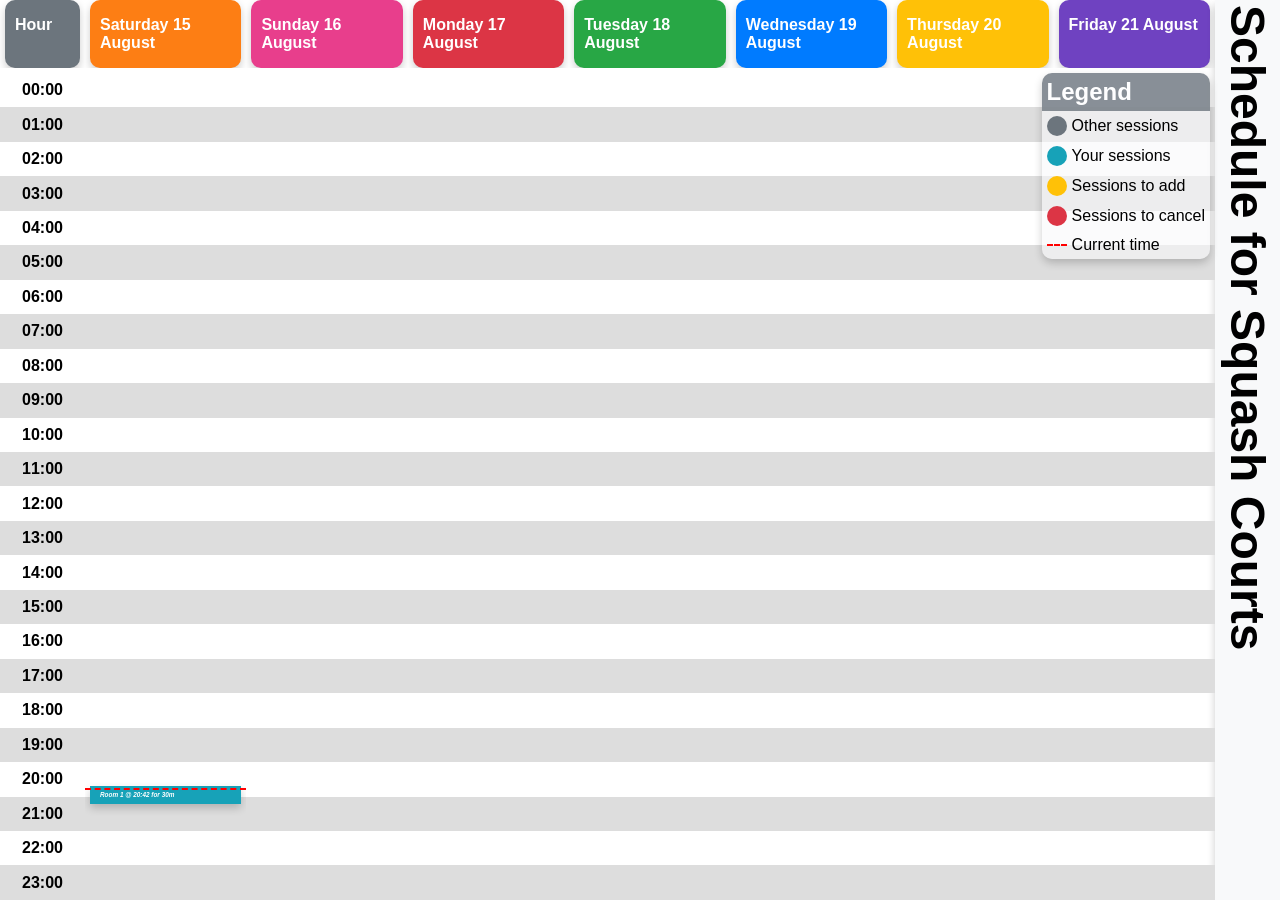
<file: server/schedule/index.html>
<!DOCTYPE html>
<html lang="en">
<head>
    <meta charset="UTF-8">
    <meta name="viewport" content="width=device-width, initial-scale=1.0">
    <title>Schedule</title>
    <link rel="stylesheet" type="text/css" href="style.css">
</head>
<body>
    <div class="main-container">
        <!-- This flexbox contains a header row, and a 'content' row that fills the rest of the height -->
        <div class="rows">     
            <div class="header row">
                <!-- Every header takes up an equal width except the hour. It's important that the content columns have this same width. -->
                <div class="hour column"> <div class="header cell gray-bg"><p>Hour</p></div> </div>
    <div class="column"> <div class="header cell orange-bg"><p>Saturday 15 August</p></div> </div>
<div class="column"> <div class="header cell pink-bg"><p>Sunday 16 August</p></div> </div>
<div class="column"> <div class="header cell red-bg"><p>Monday 17 August</p></div> </div>
<div class="column"> <div class="header cell green-bg"><p>Tuesday 18 August</p></div> </div>
<div class="column"> <div class="header cell blue-bg"><p>Wednesday 19 August</p></div> </div>
<div class="column"> <div class="header cell yellow-bg"><p>Thursday 20 August</p></div> </div>
<div class="column"> <div class="header cell purple-bg"><p>Friday 21 August</p></div> </div>

            </div>
            
            <!-- This content row contains two layers. A background layer for
                the alternating color rows, and a foreground content layer -->
            <div class="row layers">
                <div class="alternating layer">
                    <div></div><div></div><div></div><div></div><div></div><div></div><div></div><div></div><div></div><div></div><div></div><div></div><div></div><div></div><div></div><div></div><div></div><div></div><div></div><div></div><div></div><div></div><div></div><div></div>
                </div>

                <div class="row layer">
                    <div class="hour column">
                        <div class="hour cell">00:00</div>
                        <div class="hour cell">01:00</div>
                        <div class="hour cell">02:00</div>
                        <div class="hour cell">03:00</div>
                        <div class="hour cell">04:00</div>
                        <div class="hour cell">05:00</div>
                        <div class="hour cell">06:00</div>
                        <div class="hour cell">07:00</div>
                        <div class="hour cell">08:00</div>
                        <div class="hour cell">09:00</div>
                        <div class="hour cell">10:00</div>
                        <div class="hour cell">11:00</div>
                        <div class="hour cell">12:00</div>
                        <div class="hour cell">13:00</div>
                        <div class="hour cell">14:00</div>
                        <div class="hour cell">15:00</div>
                        <div class="hour cell">16:00</div>
                        <div class="hour cell">17:00</div>
                        <div class="hour cell">18:00</div>
                        <div class="hour cell">19:00</div>
                        <div class="hour cell">20:00</div>
                        <div class="hour cell">21:00</div>
                        <div class="hour cell">22:00</div>
                        <div class="hour cell">23:00</div>
                    </div>
    <div class="column layers">
<div class="column layer" style="left: 0.0000%; width: 100.0000%;">
<div class="column">
<div class="cell" style="flex-grow: 0.8625"></div>
<div class="cyan-bg tiny event cell" style="flex-grow: 0.020833333333333332"><p>Room 1 @ 20:42 for 30m</p></div>
</div>
</div>

<div class="column layer">
    <div class="  cell" style="flex-grow: 0.8663234702199075"><p></p></div>
    <div class="  timeline"></div>
</div>

</div>
<div class="column layers">

</div>
<div class="column layers">

</div>
<div class="column layers">

</div>
<div class="column layers">

</div>
<div class="column layers">

</div>
<div class="column layers">

</div>

                </div>

                <div class="legend">
                    <h2 class="gray-bg">Legend</h2>
                    <div class="legend-item"> <div class="legend-color gray-bg"></div><span>Other sessions</span> </div>
                    <div class="legend-item"> <div class="legend-color cyan-bg"></div><span>Your sessions</span> </div>
                    <div class="legend-item"> <div class="legend-color yellow-bg"></div><span>Sessions to add</span> </div>
                    <div class="legend-item"> <div class="legend-color red-bg"></div><span>Sessions to cancel</span> </div>
                    <div class="legend-item"> <div class="legend-timeline"></div><span>Current time</span> </div>
                </div>
            </div>
        </div>

        <h1 class="title">Schedule for Squash Courts</h1>
    </div>
</body>
</html>
</file>
<file: server/schedule/style.css>
body {
    margin: 0;
    font-family: Roboto, sans-serif;
    height: 100vh;
    background-color: #fff;
    display: flex;
    flex-direction: column;
    align-items: stretch;
}

.main-container {
    display: flex;
    flex-direction: row;
    flex-grow: 1;

}

.title {
    display: flex;
    flex-direction: column;
    flex-grow: 0;
    background-color: #f8f9fa;
    padding: 5px;
    gap: 10px;
    box-shadow: 0 4px 8px rgba(0, 0, 0, 0.2);
    justify-content: center;
    writing-mode: vertical-rl;
    margin: 0;
    font-size: 3em;
}
.title:empty {
    display: none;
}

.legend {
    display: flex;
    flex-direction: column;
    border-radius: 10px;
    box-shadow: 0 4px 8px rgba(0, 0, 0, 0.2);
    background-color: #f8f9fa99;

    position: absolute;
    top: 0;
    right: 0;
    margin: 0px 5px;
    overflow: hidden;
}
.legend > h2 {
    margin: 0;
    padding: 5px;
    opacity: 0.8;
}
.legend-item {
    margin: 5px;
    display: flex;
    flex-direction: row;
    align-items: center;
    gap: 5px;
}
.legend-color {
    width: 20px;
    height: 20px;
    border-radius: 50%;
}
.legend-timeline {
    border-top: 2px dashed red;
    width: 20px;
}

.rows {
    display: flex;
    flex-direction: column;
    flex-grow: 1;
    gap: 5px;
}

.row {
    display: flex;
    flex-direction: row;
    flex-grow: 1;
}
.header.row {
    flex-grow: 0;
}

.column {
    display: flex;
    flex-direction: column;
    flex: 1;
    flex-grow: 1;
    overflow: hidden;
    padding: 0px 5px;
}
.column.layer {
    padding: 0px 0px;
}
.hour.column {
    flex-grow: 0;
    min-width: 75px;
}

/*CELL*/
.cell {
    flex: 1;
    flex-grow: 1;
    overflow: hidden;
}
.event.cell {
    /* background-color: #28a745; */
    border-radius: 10px;
    box-shadow: 0 4px 8px rgba(0, 0, 0, 0.2);
    display: flex;
    flex-direction: column;
    justify-content: center;
}
.start.cell {
    border-radius: 10px 10px 0px 0px;
}
.end.cell {
    border-radius: 0px 0px 10px 10px;
}
.event.cell > * {
    margin: 0;
    padding: 0px 10px;
    font-weight: bold;
    justify-self: center;
    text-overflow: ellipsis;
    overflow: hidden;
    white-space: nowrap;
}
.tiny.cell {
    border-radius: 0;
}
.tiny.cell > * {
    font-size: 0.4em;
    font-style: italic;
}
.hour.cell {
    display: flex;
    align-items: center;
    justify-content: center;
    font-weight: bold;
}
.header.cell {
    border-radius: 10px;
    box-shadow: 0 4px 8px rgba(0, 0, 0, 0.2);
}
.header.cell > * {
    font-weight: bold;
    padding: 0px 10px;
}
.cell.double {
    flex-grow: 2;
}
.event.cell.double {
    background-color: crimson;
}

.timeline {
    border-top: 2px dashed red;
}

/*LAYERS*/
.layers {
    position: relative;
}
.layer {
    position: absolute;
    top: 0;
    left: 0;
    width: 100%;
    height: 100%;
}
.alternating.layer {
    flex-grow: 1;
    display: flex;
    flex-direction: column;
}
.alternating.layer > div {
    flex-grow: 1;
}
.alternating.layer > div:nth-child(even) {
    background-color: #ddd;
}

/*COLORS*/
.red-bg {
    background-color: #dc3545;
    color: white;
}
button.red-bg:hover, .hvr.red-bg:hover {
    background-color: #c82333;
}

.green-bg {
    background-color: #28a745;
    color: white;
}
button.green-bg:hover, .hvr.green-bg:hover {
    background-color: #218838;
}

.blue-bg {
    background-color: #007bff;
    color: white;
}
button.blue-bg:hover, .hvr.blue-bg:hover {
    background-color: #0069d9;
}

.yellow-bg {
    background-color: #ffc107;
    color: white;
}
button.yellow-bg:hover, .hvr.yellow-bg:hover {
    background-color: #e0a800;
}

.orange-bg {
    background-color: #fd7e14;
    color: white;
}
button.orange-bg:hover, .hvr.orange-bg:hover {
    background-color: #d66e0a;
}

.purple-bg {
    background-color: #6f42c1;
    color: white;
}
button.purple-bg:hover, .hvr.purple-bg:hover {
    background-color: #5a32b5;
}

.pink-bg {
    background-color: #e83e8c;
    color: white;
}
button.pink-bg:hover, .hvr.pink-bg:hover {
    background-color: #d81c75;
}

.teal-bg {
    background-color: #20c997;
    color: white;
}
button.teal-bg:hover, .hvr.teal-bg:hover {
    background-color: #1d9b82;
}

.dteal-bg /*I think this is dark teal? 00796b*/ {
    background-color: #00796b;
    color: white;
}
button.dteal-bg:hover, .hvr.dteal-bg:hover {
    background-color: #005b4f;
}

.cyan-bg {
    background-color: #17a2b8;
    color: white;
}
button.cyan-bg:hover, .hvr.cyan-bg:hover {
    background-color: #138496;
}

.white-bg {
    background-color: #fff;
    color: #212529;
}
button.white-bg:hover, .hvr.white-bg:hover {
    background-color: #e6e6e6;
}

.black-bg {
    background-color: #000;
    color: white;
}
button.black-bg:hover, .hvr.black-bg:hover {
    background-color: #212529;
}

.gray-bg {
    background-color: #6c757d;
    color: white;
}
button.gray-bg:hover, .hvr.gray-bg:hover {
    background-color: #5a6268;
}

.lgray-bg {
    background-color: #d3d3d3;
    color: #212529;
}
button.lgray-bg:hover, .hvr.lgray-bg:hover {
    background-color: #c0c0c0;
}
</file>
